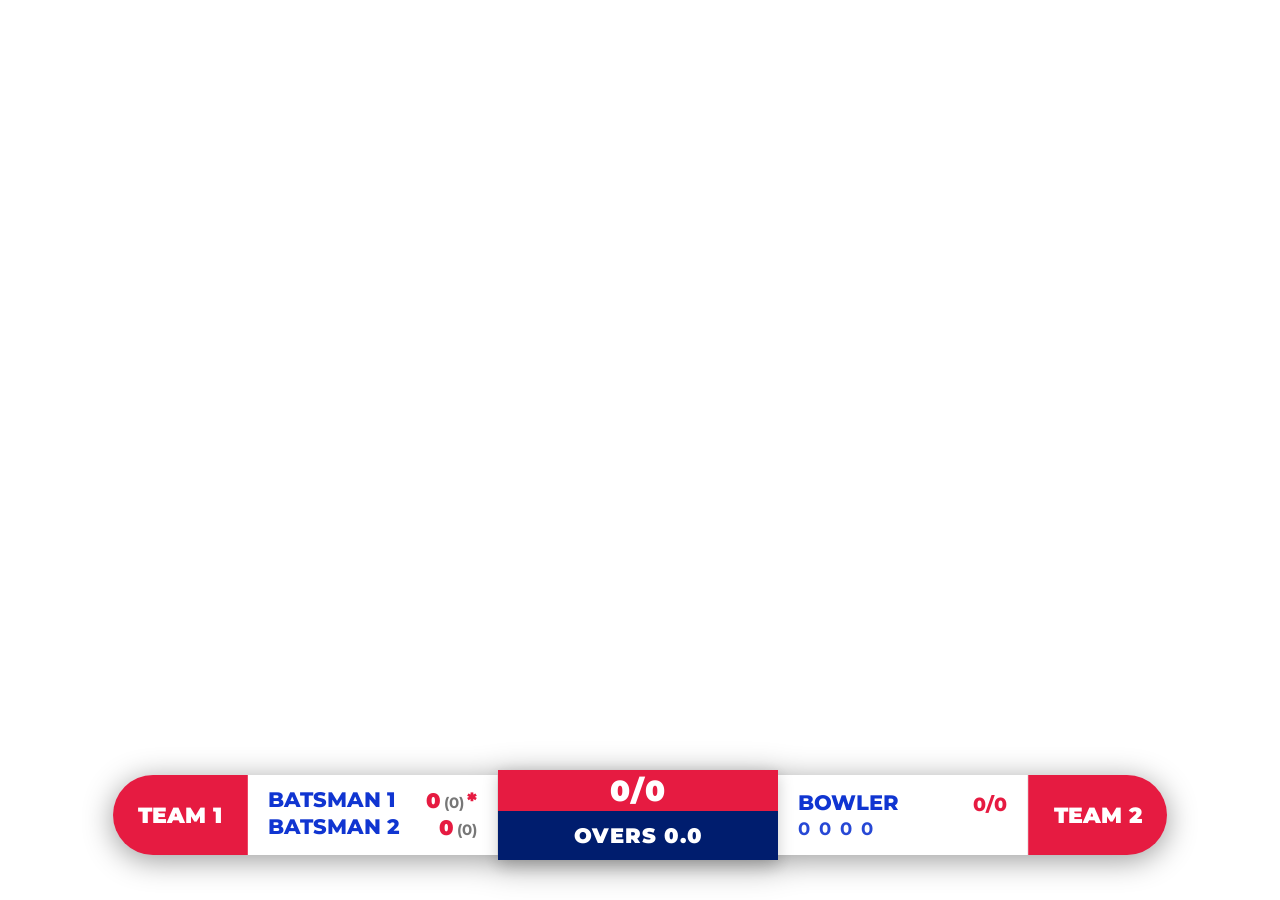
<file: index.html>
<!DOCTYPE html>
<html lang="en">
<head>
    <meta charset="UTF-8">
    <meta name="viewport" content="width=device-width, initial-scale=1.0">
    <title>SHC Cricket Scorecard Reel</title>
    <link rel="preconnect" href="https://fonts.googleapis.com">
    <link rel="preconnect" href="https://fonts.gstatic.com" crossorigin>
    <link href="https://fonts.googleapis.com/css2?family=Montserrat:wght@700;800;900&display=swap" rel="stylesheet">
    <link rel="stylesheet" href="style.css">
</head>
<body>

    <!-- VIDEO BACKGROUND AREA (Reserved for match footage) -->
    <div class="video-area"></div>

    <!-- NEW CAPSULE SCORECARD LAYOUT -->
    <div id="scorecard" class="scorecard-wrapper">
        
        <!-- Team 1 Segment -->
        <div class="segment team-pill team-left" id="team1">TEAM 1</div>

        <!-- Batters Sections -->
        <div class="segment player-box">
            <div class="player-row">
                <span class="name" id="bat1">BATSMAN 1</span>
                <span class="p-score">
                    <span id="bat1Score">0</span><span class="balls" id="bat1Balls" style="font-size: 0.95rem; font-weight: 700; color: #777; margin-left: 3px;">(0)</span><span class="striker-star" style="color: var(--red); margin-left: 3px;">*</span>
                </span>
            </div>
            <div class="player-row">
                <span class="name" id="bat2">BATSMAN 2</span>
                <span class="p-score">
                    <span id="bat2Score">0</span><span class="balls" id="bat2Balls" style="font-size: 0.95rem; font-weight: 700; color: #777; margin-left: 3px;">(0)</span>
                </span>
            </div>
        </div>

        <!-- Central Score Section -->
        <div class="score-container" style="display: flex; flex-direction: column; align-items: center; position: relative;">
            <div class="segment score-capsule">
                <div class="score-row" id="score">0-0</div>
                <div class="overs-row" id="overs">OVERS 0.0</div>
            </div>
            <!-- Event / Context Banner -->
            <div id="event-banner" class="event-banner"></div>
        </div>

        <!-- Bowler Section -->
        <div class="segment player-box">
            <div class="player-row">
                <span class="name" id="bowler">BOWLER</span>
                <span class="b-figures" id="bowlerFigures">0/0</span>
            </div>
            <div class="stats" id="over-runs">0 0 0 0</div>
        </div>

        <!-- Team 2 Segment -->
        <div class="segment team-pill team-right" id="team2">TEAM 2</div>

    </div>

    <script src="script.js"></script>
</body>
</html>
</file>
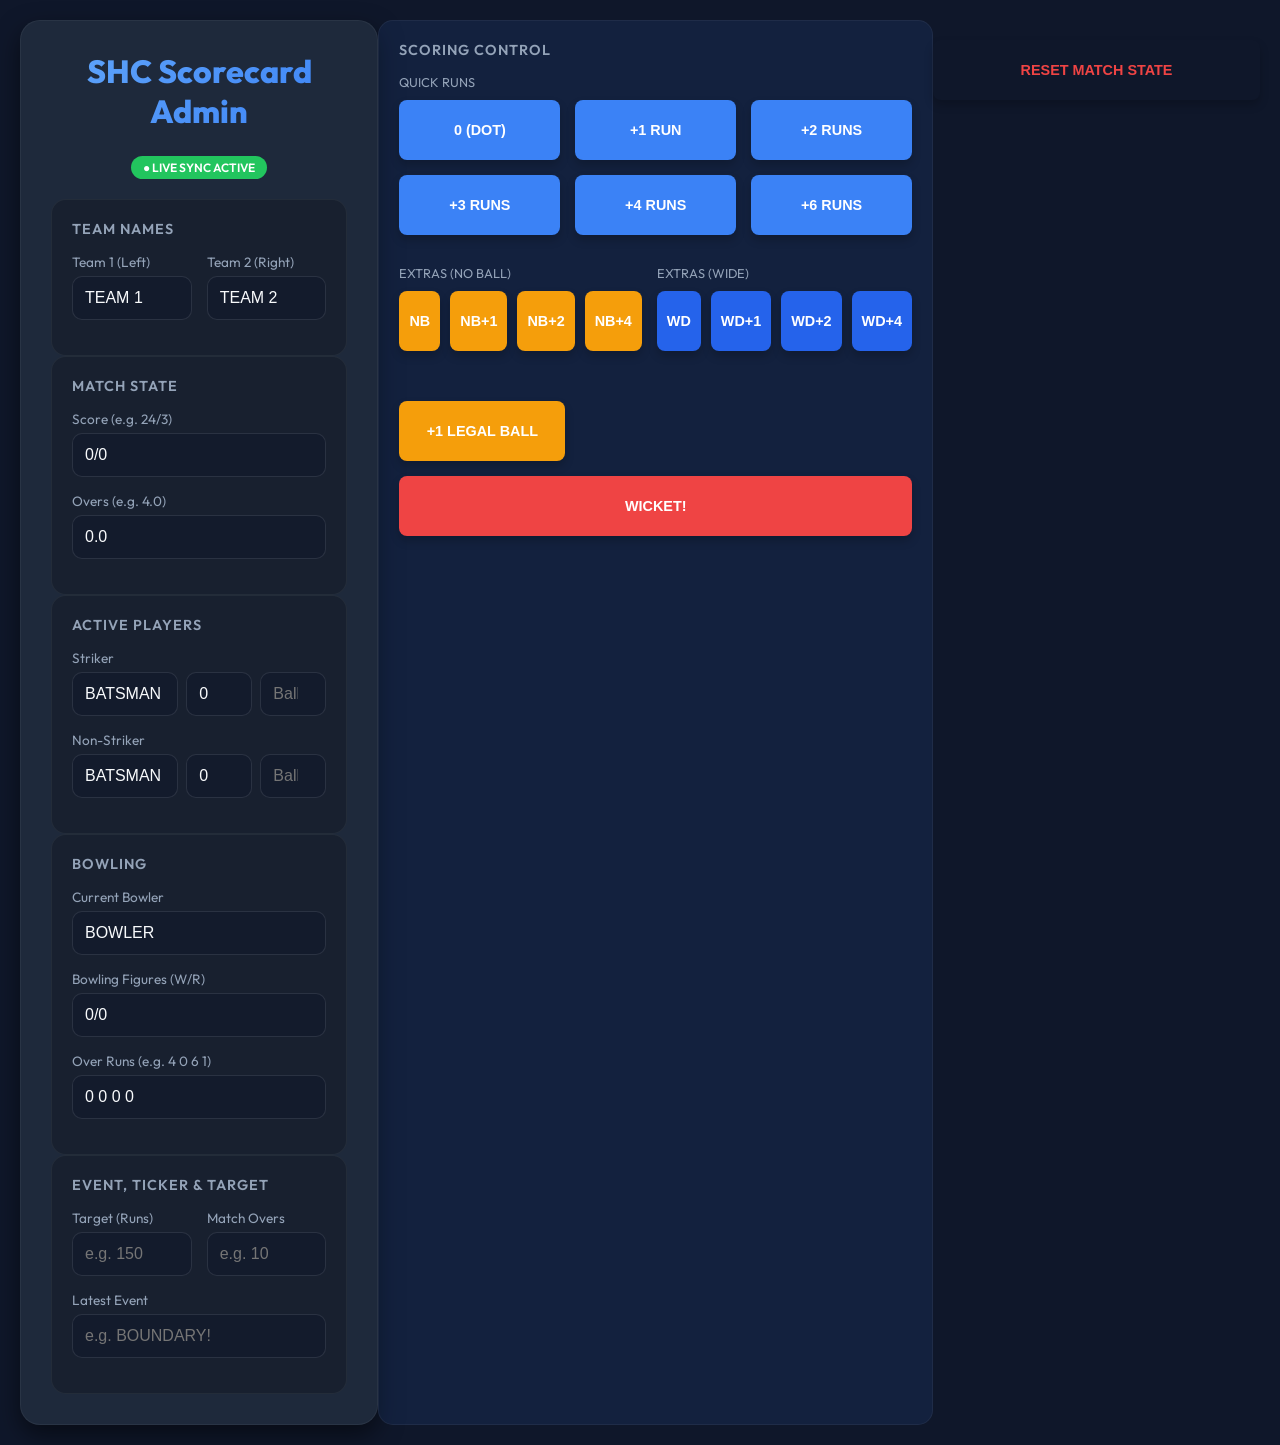
<file: admin.html>
<!DOCTYPE html>
<html lang="en">
<head>
    <meta charset="UTF-8">
    <meta name="viewport" content="width=device-width, initial-scale=1.0">
    <title>SHC Scorecard Admin</title>
    <link href="https://fonts.googleapis.com/css2?family=Outfit:wght@400;600;800&display=swap" rel="stylesheet">
    <style>
        :root {
            --bg-dark: #0f172a;
            --card-bg: #1e293b;
            --accent: #3b82f6;
            --accent-hover: #2563eb;
            --text: #f8fafc;
            --text-muted: #94a3b8;
            --success: #22c55e;
            --danger: #ef4444;
            --warning: #f59e0b;
        }

        * {
            box-sizing: border-box;
            margin: 0;
            padding: 0;
        }

        body {
            font-family: 'Outfit', sans-serif;
            background-color: var(--bg-dark);
            color: var(--text);
            padding: 20px;
            display: flex;
            justify-content: center;
        }

        .admin-container {
            width: 100%;
            max-width: 800px;
            background: var(--card-bg);
            padding: 30px;
            border-radius: 20px;
            box-shadow: 0 10px 25px rgba(0,0,0,0.5);
            border: 1px solid rgba(255,255,255,0.05);
        }

        h1 {
            font-weight: 800;
            margin-bottom: 25px;
            text-align: center;
            background: linear-gradient(135deg, #60a5fa, #3b82f6);
            -webkit-background-clip: text;
            -webkit-text-fill-color: transparent;
            font-size: 2rem;
        }

        .grid {
            display: grid;
            grid-template-columns: 1fr 1fr;
            gap: 20px;
            margin-bottom: 30px;
        }

        .section {
            background: rgba(0,0,0,0.2);
            padding: 20px;
            border-radius: 15px;
            border: 1px solid rgba(255,255,255,0.05);
        }

        .section-title {
            font-size: 0.9rem;
            font-weight: 600;
            color: var(--text-muted);
            margin-bottom: 15px;
            text-transform: uppercase;
            letter-spacing: 1px;
            display: flex;
            align-items: center;
            gap: 8px;
        }

        .form-group {
            margin-bottom: 15px;
        }

        label {
            display: block;
            font-size: 0.85rem;
            margin-bottom: 5px;
            color: var(--text-muted);
        }

        input {
            width: 100%;
            padding: 12px;
            border-radius: 10px;
            border: 1px solid rgba(255,255,255,0.1);
            background: rgba(15, 23, 42, 0.5);
            color: var(--text);
            font-size: 1rem;
            transition: all 0.2s;
        }

        input:focus {
            outline: none;
            border-color: var(--accent);
            background: rgba(15, 23, 42, 0.8);
            box-shadow: 0 0 0 2px rgba(59, 130, 246, 0.2);
        }

        .action-grid {
            display: grid;
            grid-template-columns: repeat(3, 1fr);
            gap: 15px;
            margin-bottom: 30px;
        }

        button {
            height: 60px !important;
            width: 100% !important;
            padding: 0 10px !important;
            border: none !important;
            border-radius: 8px !important;
            font-weight: 800 !important;
            cursor: pointer;
            transition: all 0.2s;
            font-size: 0.9rem !important;
            display: flex;
            align-items: center;
            justify-content: center;
            text-align: center;
            box-shadow: 0 5px 10px rgba(0,0,0,0.2);
            text-transform: uppercase;
        }

        button:active {
            transform: scale(0.95);
        }

        .btn-run { background: var(--accent); color: white; }
        .btn-run:hover { background: var(--accent-hover); }

        .btn-wicket { background: var(--danger); color: white; grid-column: span 2; }
        .btn-wicket:hover { opacity: 0.9; }

        .btn-ball { background: var(--warning); color: white; }
        .btn-ball:hover { opacity: 0.9; }

        .btn-reset { 
            background: transparent; 
            color: var(--danger); 
            border: 1px solid var(--danger);
            margin-top: 20px;
            width: 100%;
        }
        .btn-reset:hover {
            background: var(--danger);
            color: white;
        }

        .status-pill {
            display: inline-flex;
            align-items: center;
            padding: 4px 12px;
            border-radius: 20px;
            font-size: 0.75rem;
            font-weight: 600;
            background: var(--success);
            color: white;
            margin-bottom: 20px;
        }

        @media (max-width: 600px) {
            .grid { grid-template-columns: 1fr; }
            .action-grid { grid-template-columns: repeat(2, 1fr); }
            .btn-wicket { grid-column: span 1; }
        }
    </style>
</head>
<body>

<div class="admin-container">
    <h1>SHC Scorecard Admin</h1>
    
    <div style="text-align: center;">
        <div class="status-pill">● LIVE SYNC ACTIVE</div>
    </div>

        <!-- TEAMS SECTION -->
        <div class="section" style="grid-column: span 2;">
            <div class="section-title">Team Names</div>
            <div style="display: flex; gap: 15px;">
                <div class="form-group" style="flex: 1;">
                    <label>Team 1 (Left)</label>
                    <input type="text" id="team1" placeholder="Team 1" oninput="saveState()">
                </div>
                <div class="form-group" style="flex: 1;">
                    <label>Team 2 (Right)</label>
                    <input type="text" id="team2" placeholder="Team 2" oninput="saveState()">
                </div>
            </div>
        </div>

        <!-- SCORE SECTION -->
        <div class="section">
            <div class="section-title">Match State</div>
            <div class="form-group">
                <label>Score (e.g. 24/3)</label>
                <input type="text" id="score" placeholder="0/0" oninput="saveState()">
            </div>
            <div class="form-group">
                <label>Overs (e.g. 4.0)</label>
                <input type="text" id="overs" placeholder="0.0" oninput="saveState()">
            </div>
        </div>

        <!-- PLAYERS SECTION -->
        <div class="section">
            <div class="section-title">Active Players</div>
            <div class="form-group">
                <label>Striker</label>
                <div style="display: flex; gap: 8px;">
                    <input type="text" id="bat1" placeholder="Name" oninput="saveState()" style="flex: 2;">
                    <input type="number" id="bat1Score" placeholder="Runs" oninput="saveState()" style="flex: 1;">
                    <input type="number" id="bat1Balls" placeholder="Balls" oninput="saveState()" style="flex: 1;">
                </div>
            </div>
            <div class="form-group">
                <label>Non-Striker</label>
                <div style="display: flex; gap: 8px;">
                    <input type="text" id="bat2" placeholder="Name" oninput="saveState()" style="flex: 2;">
                    <input type="number" id="bat2Score" placeholder="Runs" oninput="saveState()" style="flex: 1;">
                    <input type="number" id="bat2Balls" placeholder="Balls" oninput="saveState()" style="flex: 1;">
                </div>
            </div>
        </div>

        <div class="section">
            <div class="section-title">Bowling</div>
            <div class="form-group">
                <label>Current Bowler</label>
                <input type="text" id="bowler" placeholder="Name" oninput="saveState()">
            </div>
            <div class="form-group">
                <label>Bowling Figures (W/R)</label>
                <input type="text" id="bowlerFigures" placeholder="0/0" oninput="saveState()">
            </div>
            <div class="form-group">
                <label>Over Runs (e.g. 4 0 6 1)</label>
                <input type="text" id="overRuns" placeholder="0 0 0 0" oninput="saveState()">
            </div>
        </div>

        <div class="section">
            <div class="section-title">Event, Ticker & Target</div>
            <div class="form-group" style="display: flex; gap: 15px;">
                <div style="flex: 1;">
                    <label>Target (Runs)</label>
                    <input type="number" id="target" placeholder="e.g. 150" oninput="updateTargetString(); saveState()">
                </div>
                <div style="flex: 1;">
                    <label>Match Overs</label>
                    <input type="number" id="totalOvers" placeholder="e.g. 10" oninput="updateTargetString(); saveState()">
                </div>
            </div>
            <div class="form-group">
                <label>Latest Event</label>
                <input type="text" id="event" placeholder="e.g. BOUNDARY!" oninput="saveState()">
            </div>
        </div>
    </div>

    <div class="section" style="grid-column: span 2; background: rgba(59, 130, 246, 0.1);">
        <div class="section-title">Scoring Control</div>
        
        <div style="margin-bottom: 20px;">
            <label style="color: var(--text-muted); font-size: 0.8rem; margin-bottom: 10px; display: block;">QUICK RUNS</label>
            <div class="action-grid">
                <button class="btn-run" onclick="addRuns(0)">0 (Dot)</button>
                <button class="btn-run" onclick="addRuns(1)">+1 Run</button>
                <button class="btn-run" onclick="addRuns(2)">+2 Runs</button>
                <button class="btn-run" onclick="addRuns(3)">+3 Runs</button>
                <button class="btn-run" onclick="addRuns(4)">+4 Runs</button>
                <button class="btn-run" onclick="addRuns(6)">+6 Runs</button>
            </div>
        </div>

        <div style="margin-bottom: 20px; display: grid; grid-template-columns: 1fr 1fr; gap: 15px;">
            <div>
                <label style="color: var(--text-muted); font-size: 0.8rem; margin-bottom: 10px; display: block;">EXTRAS (NO BALL)</label>
                <div class="action-grid" style="grid-template-columns: repeat(4, 1fr); gap: 10px;">
                    <button class="btn-ball" style="background: var(--warning);" onclick="addExtra('NB', 0)">NB</button>
                    <button class="btn-ball" style="background: var(--warning);" onclick="addExtra('NB', 1)">NB+1</button>
                    <button class="btn-ball" style="background: var(--warning);" onclick="addExtra('NB', 2)">NB+2</button>
                    <button class="btn-ball" style="background: var(--warning);" onclick="addExtra('NB', 4)">NB+4</button>
                </div>
            </div>
            <div>
                <label style="color: var(--text-muted); font-size: 0.8rem; margin-bottom: 10px; display: block;">EXTRAS (WIDE)</label>
                <div class="action-grid" style="grid-template-columns: repeat(4, 1fr); gap: 10px;">
                    <button class="btn-ball" style="background: var(--accent-hover);" onclick="addExtra('WD', 0)">WD</button>
                    <button class="btn-ball" style="background: var(--accent-hover);" onclick="addExtra('WD', 1)">WD+1</button>
                    <button class="btn-ball" style="background: var(--accent-hover);" onclick="addExtra('WD', 2)">WD+2</button>
                    <button class="btn-ball" style="background: var(--accent-hover);" onclick="addExtra('WD', 4)">WD+4</button>
                </div>
            </div>
        </div>

        <div class="action-grid" style="grid-template-columns: 1fr 2fr;">
            <button class="btn-ball" onclick="addBall(true)">+1 LEGAL BALL</button>
            <button class="btn-wicket" onclick="addWicket()" style="background: var(--danger);">WICKET!</button>
        </div>
    </div>

    <button class="btn-reset" onclick="resetMatch()">Reset Match State</button>
</div>

<script>
    const STORAGE_KEY = "shc_match_state";

    function getInputs() {
        return {
            team1: document.getElementById('team1'),
            team2: document.getElementById('team2'),
            score: document.getElementById('score'),
            overs: document.getElementById('overs'),
            bat1: document.getElementById('bat1'),
            bat1Score: document.getElementById('bat1Score'),
            bat1Balls: document.getElementById('bat1Balls'),
            bat2: document.getElementById('bat2'),
            bat2Score: document.getElementById('bat2Score'),
            bat2Balls: document.getElementById('bat2Balls'),
            bowler: document.getElementById('bowler'),
            bowlerFigures: document.getElementById('bowlerFigures'),
            overRuns: document.getElementById('overRuns'),
            event: document.getElementById('event'),
            target: document.getElementById('target'),
            totalOvers: document.getElementById('totalOvers')
        };
    }

    function loadState() {
        const stored = localStorage.getItem(STORAGE_KEY);
        if (stored) {
            const data = JSON.parse(stored);
            const inputs = getInputs();
            for (let key in data) {
                if (inputs[key]) inputs[key].value = data[key];
            }
        }
    }

    function saveState() {
        const inputs = getInputs();
        if (!inputs.team1) return; // Guard for partial loads
        const data = {
            team1: inputs.team1.value,
            team2: inputs.team2.value,
            score: inputs.score.value,
            overs: inputs.overs.value,
            bat1: inputs.bat1.value,
            bat1Score: inputs.bat1Score.value,
            bat1Balls: inputs.bat1Balls.value,
            bat2: inputs.bat2.value,
            bat2Score: inputs.bat2Score.value,
            bat2Balls: inputs.bat2Balls.value,
            bowler: inputs.bowler.value,
            bowlerFigures: inputs.bowlerFigures.value,
            overRuns: inputs.overRuns.value,
            event: inputs.event.value,
            target: inputs.target && inputs.target.value,
            totalOvers: inputs.totalOvers && inputs.totalOvers.value
        };
        
        // 1. Save to Local Storage (Fallback)
        localStorage.setItem(STORAGE_KEY, JSON.stringify(data));
        
        // 2. Broadcast to Python Server (For OBS)
        fetch("http://localhost:3000/update", {
            method: "POST",
            headers: { "Content-Type": "application/json" },
            body: JSON.stringify(data)
        }).catch(e => console.log("Server sync failed, falling back to local storage."));
    }

    function updateTargetString() {
        const targetInput = document.getElementById('target');
        const totalOversInput = document.getElementById('totalOvers');
        if (!targetInput || !totalOversInput) return;
        
        const targetVal = parseInt(targetInput.value);
        const oversVal = parseFloat(totalOversInput.value);
        if (!targetVal || !oversVal) return;
        
        const scoreInput = document.getElementById('score');
        const currentOversInput = document.getElementById('overs');
        const ev = document.getElementById('event');
        
        let currentScoreStr = scoreInput.value || "0/0";
        if (currentScoreStr.includes('/')) {
            let runs = parseInt(currentScoreStr.split('/')[0]) || 0;
            let currentOvers = parseFloat(currentOversInput.value) || 0;
            
            let runsNeeded = targetVal - runs;
            
            let c_o = Math.floor(currentOvers);
            let c_b = Math.round((currentOvers - c_o) * 10);
            let totalBallsBowled = (c_o * 6) + c_b;
            let ballsRemaining = (oversVal * 6) - totalBallsBowled;
            
            let newEv = "";
            if (runsNeeded <= 0) {
                newEv = "TARGET CHASED!";
            } else if (ballsRemaining <= 0) {
                newEv = "MATCH OVER";
            } else {
                newEv = `NEED ${runsNeeded} OFF ${ballsRemaining}`;
            }
            
            if (ev.value === "" || ev.value.includes("NEED ") || ev.value === "TARGET CHASED!" || ev.value === "MATCH OVER" || !ev.value.includes('!')) {
                ev.value = newEv;
            }
        }
    }

    function appendOverRun(val) {
        const overRunsInput = document.getElementById('overRuns');
        let current = overRunsInput.value ? overRunsInput.value.trim().split(' ') : [];
        current.push(val);
        overRunsInput.value = current.join(' ');
        saveState();
    }

    function swapStrike() {
        const inputs = getInputs();
        // Read current
        let b1N = inputs.bat1.value;
        let b1S = inputs.bat1Score.value;
        let b1B = inputs.bat1Balls.value;
        
        let b2N = inputs.bat2.value;
        let b2S = inputs.bat2Score.value;
        let b2B = inputs.bat2Balls.value;

        // Swap Values
        inputs.bat1.value = b2N;
        inputs.bat1Score.value = b2S;
        inputs.bat1Balls.value = b2B;
        
        inputs.bat2.value = b1N;
        inputs.bat2Score.value = b1S;
        inputs.bat2Balls.value = b1B;

        saveState();
    }

    function updateBowlerRuns(r) {
        const figuresEl = document.getElementById('bowlerFigures');
        let current = figuresEl.value || "0/0";
        let [w, runs] = current.split('/').map(n => parseInt(n) || 0);
        runs += r;
        figuresEl.value = `${w}/${runs}`;
    }

    function addRuns(r) {
        const scoreInput = document.getElementById('score');
        const bat1ScoreInput = document.getElementById('bat1Score');
        
        let current = scoreInput.value;
        if (!current || !current.includes('/')) {
            current = "0/0";
        }
        let [runs, wickets] = current.split('/').map(n => parseInt(n) || 0);
        
        // Match Score
        runs += r;
        scoreInput.value = `${runs}/${wickets}`;
        
        // Add to Event Ticker for significant runs
        if (r >= 4) {
            const ev = document.getElementById('event');
            const oldVal = ev.value; // Remember what the user manually typed (e.g. "Target: 154")
            ev.value = r === 6 ? "SIXER! 🔥" : "FOUR! ⚡";
            saveState();
            setTimeout(() => { 
                if(ev.value.includes('!')) {
                    ev.value = oldVal; 
                    updateTargetString();
                    saveState(); 
                }
            }, 3000);
        }

        // Batter Score (Striker)
        let bScore = parseInt(bat1ScoreInput.value) || 0;
        bat1ScoreInput.value = bScore + r;
        
        // Batter Balls
        const bat1BallsInput = document.getElementById('bat1Balls');
        let bBalls = parseInt(bat1BallsInput.value) || 0;
        bat1BallsInput.value = bBalls + 1;

        // Bowler Figures (Runs)
        updateBowlerRuns(r);

        // Over Runs Sequence
        appendOverRun(r === 0 ? "." : r);

        // Auto Increment Ball
        addBall(true);
        
        // Swap Strike for odd runs
        if (r % 2 !== 0 && r > 0) {
            swapStrike();
        }

        updateTargetString();
        saveState();

    }

    function addWicket() {
        if (!confirm("Confirm Wicket?")) return;
        const scoreInput = document.getElementById('score');
        const figuresEl = document.getElementById('bowlerFigures');

        let current = scoreInput.value;
        if (!current || !current.includes('/')) {
            current = "0/0";
        }
        let [runs, wickets] = current.split('/').map(n => parseInt(n) || 0);
        wickets += 1;
        scoreInput.value = `${runs}/${wickets}`;

        // Batter Balls
        const bat1BallsInput = document.getElementById('bat1Balls');
        let bBalls = parseInt(bat1BallsInput.value) || 0;
        bat1BallsInput.value = bBalls + 1;

        // Bowler Figures (Wicket)
        let [w, r] = (figuresEl.value || "0/0").split('/').map(n => parseInt(n) || 0);

        figuresEl.value = `${w + 1}/${r}`;

        // Event
        const ev = document.getElementById('event');
        const oldVal = ev.value;
        ev.value = "WICKET! ☝️";
        saveState();

        setTimeout(() => { 
            if(ev.value.includes('WICKET!')) {
                ev.value = oldVal; 
                updateTargetString();
                saveState(); 
            }
        }, 3000);

        appendOverRun("W");

        // Auto Increment Ball
        addBall(true);

        updateTargetString();
        saveState();
    }

    function addBall(isLegal = true) {
        if (!isLegal) return;
        const oversInput = document.getElementById('overs');
        const overRunsInput = document.getElementById('overRuns');
        let current = parseFloat(oversInput.value) || 0;
        let overs = Math.floor(current);
        let balls = Math.round((current - overs) * 10) + 1;
        
        if (balls >= 6) {
            overs += 1;
            balls = 0;
            // AUTO CLEAR OVER RUNS sequence for the next over
            overRunsInput.value = "";
            // Swap strike at the end of the over
            swapStrike();
        }
        
        oversInput.value = `${overs}.${balls}`;
        updateTargetString();
        saveState();
    }

    function addExtra(type, r) {
        const scoreInput = document.getElementById('score');
        let current = scoreInput.value;
        if (!current || !current.includes('/')) {
            current = "0/0";
        }
        let [runs, wickets] = current.split('/').map(n => parseInt(n) || 0);
        
        // Extra itself is 1 run + whatever they ran
        runs += (1 + r);
        scoreInput.value = `${runs}/${wickets}`;

        // Bowler Figures (Extras count against bowler)
        updateBowlerRuns(1 + r);

        // Event
        const ev = document.getElementById('event');
        const oldVal = ev.value;
        ev.value = type === 'NB' ? `NO BALL! ⚠️` : `WIDE BALL! ↔️`;
        saveState();
        
        setTimeout(() => {
            if(ev.value.includes('!')) {
                ev.value = oldVal;
                updateTargetString();
                saveState();
            }
        }, 3000);

        // Over Runs Sequence (e.g. 1nb, wd)
        let eVal = (r > 0 ? (1+r) : "") + type.toLowerCase();
        appendOverRun(eVal);
        
        updateTargetString();
        saveState(); // Ensure it is cleanly updated if event is replaced entirely
    }

    function resetMatch() {
        if (!confirm("Are you sure you want to reset the match?")) return;
        const defaultState = {
            team1: "Team 1",
            team2: "Team 2",
            score: "0/0",
            overs: "0.0",
            bat1: "Batsman 1",
            bat1Score: "0",
            bat1Balls: "0",
            bat2: "Batsman 2",
            bat2Score: "0",
            bat2Balls: "0",
            bowler: "Bowler",
            bowlerFigures: "0/0",
            overRuns: "0 0 0 0",
            event: ""
        };
        localStorage.setItem(STORAGE_KEY, JSON.stringify(defaultState));
        loadState();
    }

    // Initialize
    window.onload = loadState;
</script>

</body>
</html>
</file>
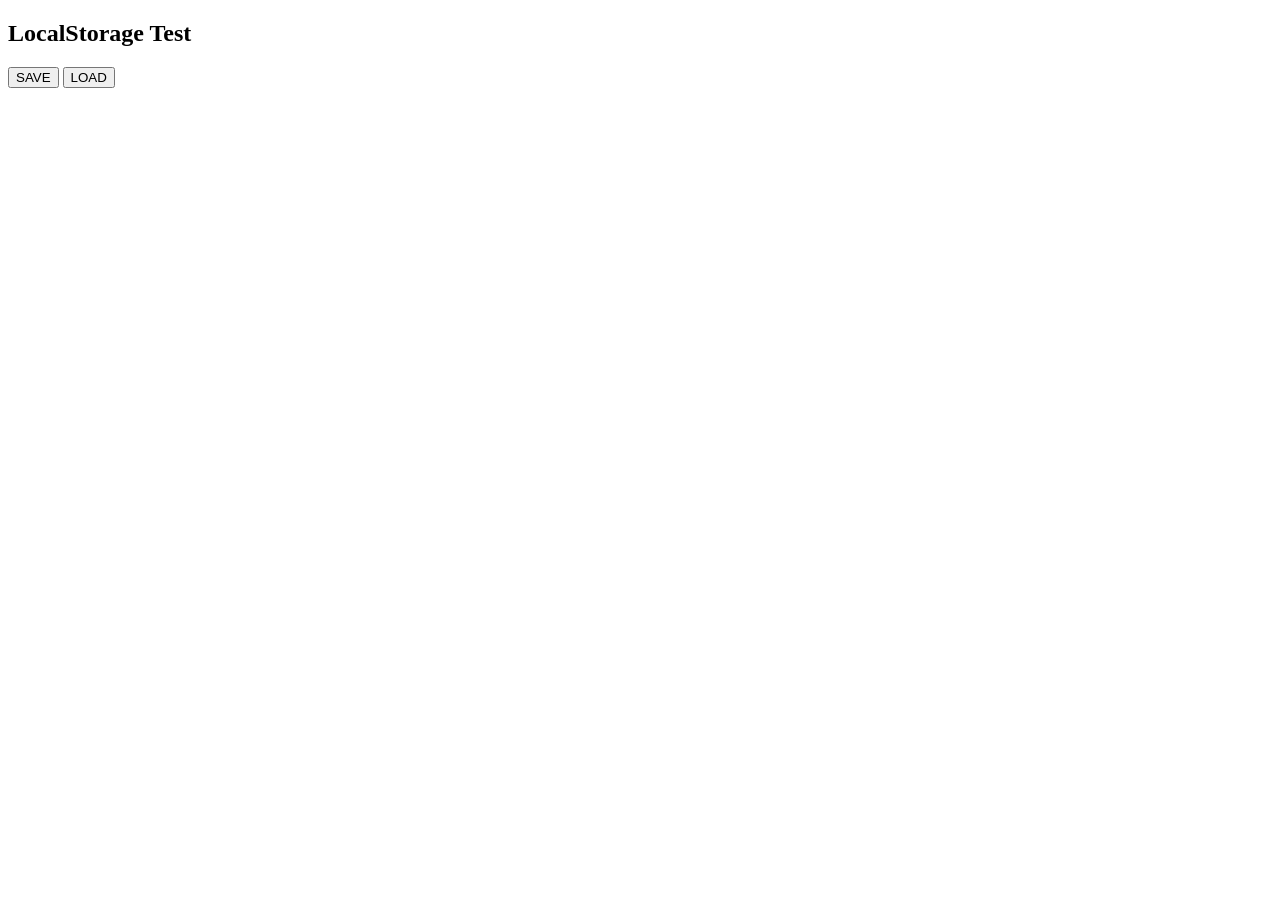
<file: test.html>
<!DOCTYPE html>
<html>
<head>
  <title>LocalStorage Test</title>
</head>
<body>

<h2>LocalStorage Test</h2>

<button onclick="save()">SAVE</button>
<button onclick="load()">LOAD</button>

<p id="out"></p>

<script>
function save(){
  localStorage.setItem("hello","WORLD");
  alert("Saved");
}

function load(){
  document.getElementById("out").innerText =
    localStorage.getItem("hello");
}
</script>

</body>
</html>
</file>
<file: style.css>
/* SHC RECTANGULAR BUTTON SCORECARD DESIGN */
@import url('https://fonts.googleapis.com/css2?family=Montserrat:wght@700;800;900&display=swap');

:root {
    --red: #E61B41;
    --dark-blue: #001D6E;
    --text-blue: #1035D1;
    --white: #FFFFFF;
}

* {
    box-sizing: border-box;
}

body {
    margin: 0;
    padding: 0;
    width: 100vw;
    height: 100vh;
    background-color: transparent; 
    font-family: 'Montserrat', sans-serif;
    color: #fff;
    overflow: hidden;
}

.scorecard-wrapper {
    position: absolute;
    bottom: 40px;
    left: 50%;
    transform: translateX(-50%);
    display: flex;
    align-items: center;
    gap: 0; 
    filter: drop-shadow(0 5px 15px rgba(0,0,0,0.4));
}

/* RECTANGULAR SEGMENT SYSTEM */
.segment {
    display: flex;
    align-items: center;
    justify-content: center;
    height: 80px;
    font-weight: 900;
    white-space: nowrap;
}

/* Team Labels (Curved only on outer ends) */
.team-pill {
    background-color: var(--red);
    color: var(--white);
    padding: 0 25px;
    font-size: 1.4rem;
    text-transform: uppercase;
    z-index: 5;
    height: 80px;
}

.team-left {
    border-radius: 40px 0 0 40px; /* Big curve at the left end */
    border-right: 1px solid rgba(255,255,255,0.2);
}

.team-right {
    border-radius: 0 40px 40px 0; /* Big curve at the right end */
    border-left: 1px solid rgba(255,255,255,0.2);
}

/* Player Name Sections (Rectangular Buttons) */
.player-box {
    background-color: var(--white);
    color: var(--text-blue);
    padding: 0 20px;
    min-width: 250px;
    flex-direction: column;
    justify-content: center;
    align-items: flex-start;
    border-right: 1px solid #eee;
    height: 80px;
}

/* Player row for name and score */
.player-row {
    display: flex;
    justify-content: space-between;
    align-items: center;
    width: 100%;
    margin-bottom: 2px;
}

.player-box .name {
    font-size: 1.3rem;
    line-height: 1.1;
    text-transform: uppercase;
    font-weight: 800;
}

.p-score {
    font-size: 1.3rem;
    font-weight: 900;
    color: var(--red);
    margin-left: 10px;
}

.b-figures {
    font-size: 1.2rem;
    font-weight: 800;
    color: var(--red);
    margin-left: 10px;
}

.player-box .stats {
    font-size: 1.1rem;
    font-weight: 700;
    opacity: 0.9;
    letter-spacing: 2px;
}

/* Central Score Section (Rectangular with slight height highlight) */
.score-capsule {
    width: 280px;
    flex-direction: column;
    background-color: var(--dark-blue);
    overflow: hidden;
    z-index: 10;
    height: 90px; /* Hero element stays slightly taller */
    box-shadow: 0 5px 15px rgba(0,0,0,0.2);
}

.score-row {
    width: 100%;
    height: 45%;
    background-color: var(--red);
    display: flex;
    align-items: center;
    justify-content: center;
    font-size: 1.8rem;
    color: var(--white);
    letter-spacing: 2px;
}

.overs-row {
    width: 100%;
    height: 55%;
    display: flex;
    align-items: center;
    justify-content: center;
    font-size: 1.3rem;
    color: var(--white);
    text-transform: uppercase;
    letter-spacing: 1px;
}

/* Event Banner Dropdown */
.event-banner {
    position: absolute;
    top: 90px; /* Flush with bottom of 90px score-capsule */
    left: 50%;
    transform: translateX(-50%) translateY(-20px);
    background-color: var(--warning); 
    color: var(--bg-dark, #0f172a);
    padding: 6px 30px;
    font-size: 1.2rem;
    font-weight: 900;
    text-transform: uppercase;
    border-radius: 0 0 15px 15px; 
    z-index: 5; /* Underneath the score-capsule (z-index: 10) */
    opacity: 0;
    transition: all 0.4s cubic-bezier(0.16, 1, 0.3, 1);
    white-space: nowrap;
    box-shadow: 0 4px 10px rgba(0,0,0,0.3);
}

.event-banner.active {
    opacity: 1;
    transform: translateX(-50%) translateY(0);
}

/* Animations */
@keyframes slideUp {
    from { transform: translate(-50%, 150px); opacity: 0; }
    to { transform: translate(-50%, 0); opacity: 1; }
}

.scorecard-wrapper {
    animation: slideUp 0.8s cubic-bezier(0.16, 1, 0.3, 1) forwards;
}
</file>
